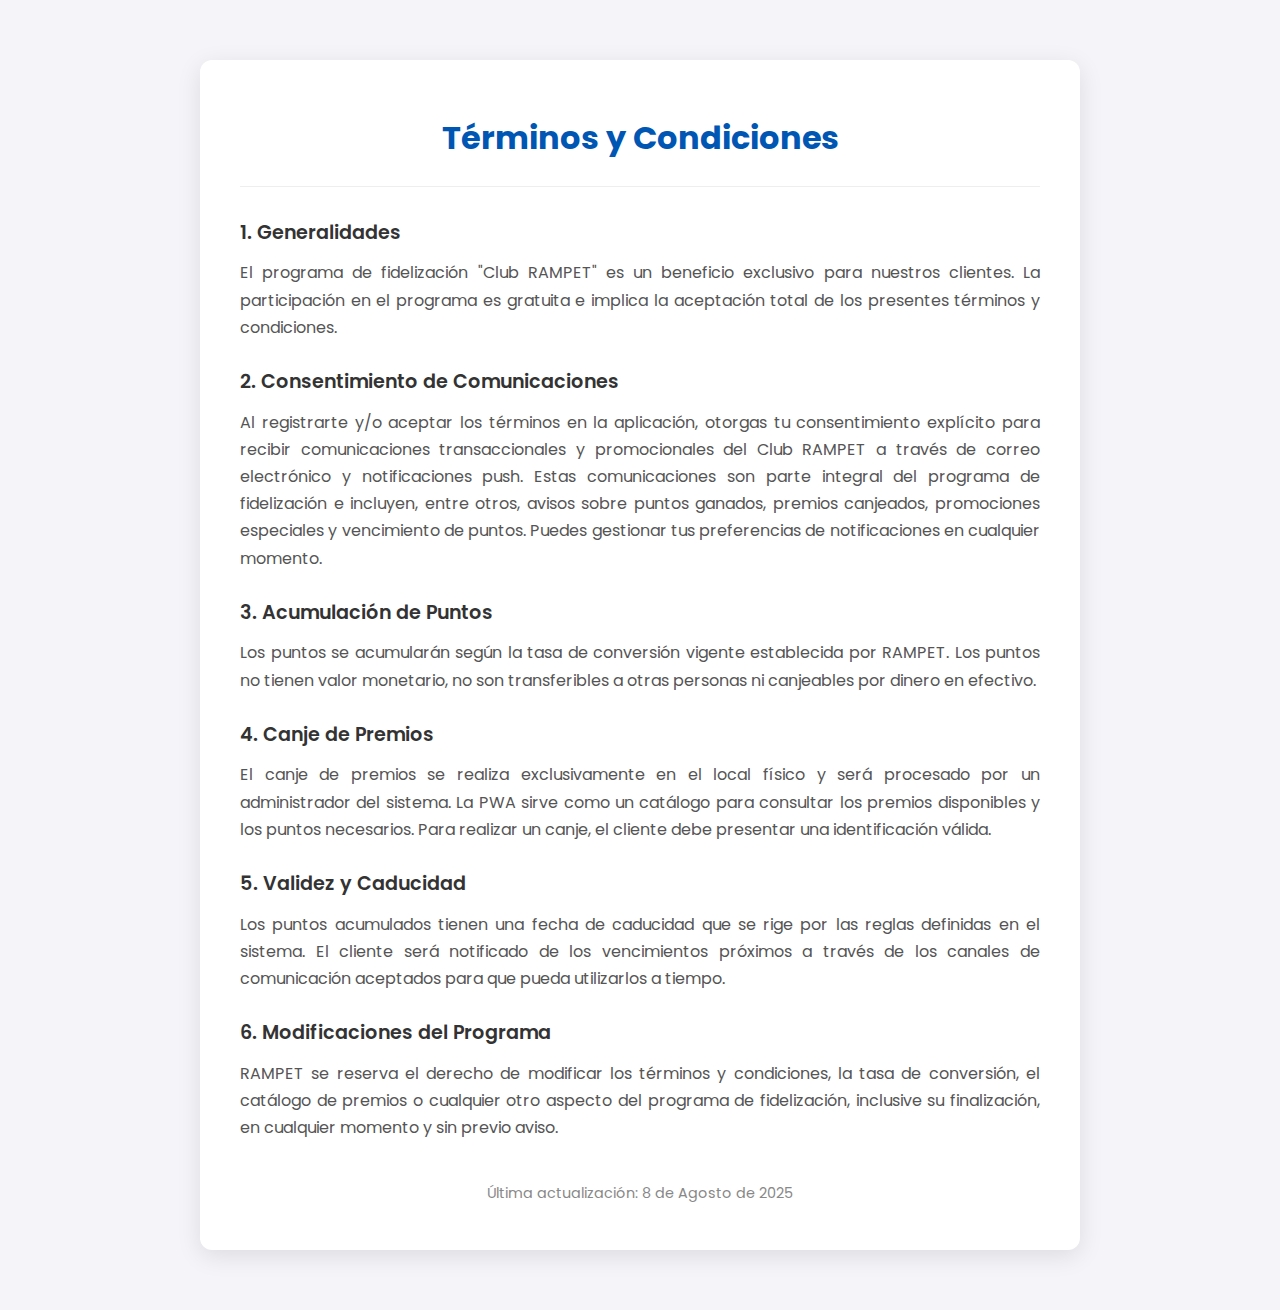
<file: images/terminos.html>
<!DOCTYPE html>
<html lang="es">
<head>
    <meta charset="UTF-8">
    <meta name="viewport" content="width=device-width, initial-scale=1.0">
    <title>Términos y Condiciones - Club RAMPET</title>
    <link rel="preconnect" href="https://fonts.googleapis.com">
    <link rel="preconnect" href="https://fonts.gstatic.com" crossorigin>
    <link href="https://fonts.googleapis.com/css2?family=Poppins:wght@400;600;700&display=swap" rel="stylesheet">
    <style>
        body {
            font-family: 'Poppins', -apple-system, BlinkMacSystemFont, "Segoe UI", Roboto, Helvetica, Arial, sans-serif;
            background-color: #f4f4f9;
            color: #333;
            margin: 0;
            padding: 20px;
            line-height: 1.7;
        }
        .container {
            max-width: 800px;
            margin: 40px auto;
            background-color: #ffffff;
            border-radius: 12px;
            box-shadow: 0 6px 25px rgba(0, 0, 0, 0.1);
            padding: 30px 40px;
        }
        h1 {
            text-align: center;
            color: #0056b3;
            font-weight: 700;
            margin-bottom: 30px;
            border-bottom: 1px solid #eee;
            padding-bottom: 20px;
        }
        .section {
            margin-bottom: 25px;
        }
        .section h2 {
            font-size: 1.2em;
            font-weight: 600;
            color: #333;
            margin-bottom: 10px;
        }
        .section p {
            margin: 0;
            color: #555;
            text-align: justify;
        }
        footer {
            text-align: center;
            margin-top: 40px;
            font-size: 0.9em;
            color: #888;
        }
    </style>
</head>
<body>

    <div class="container">
        <h1>Términos y Condiciones</h1>

        <div class="section">
            <h2>1. Generalidades</h2>
            <p>El programa de fidelización "Club RAMPET" es un beneficio exclusivo para nuestros clientes. La participación en el programa es gratuita e implica la aceptación total de los presentes términos y condiciones.</p>
        </div>

        <div class="section">
            <h2>2. Consentimiento de Comunicaciones</h2>
            <p>Al registrarte y/o aceptar los términos en la aplicación, otorgas tu consentimiento explícito para recibir comunicaciones transaccionales y promocionales del Club RAMPET a través de correo electrónico y notificaciones push. Estas comunicaciones son parte integral del programa de fidelización e incluyen, entre otros, avisos sobre puntos ganados, premios canjeados, promociones especiales y vencimiento de puntos. Puedes gestionar tus preferencias de notificaciones en cualquier momento.</p>
        </div>

        <div class="section">
            <h2>3. Acumulación de Puntos</h2>
            <p>Los puntos se acumularán según la tasa de conversión vigente establecida por RAMPET. Los puntos no tienen valor monetario, no son transferibles a otras personas ni canjeables por dinero en efectivo.</p>
        </div>

        <div class="section">
            <h2>4. Canje de Premios</h2>
            <p>El canje de premios se realiza exclusivamente en el local físico y será procesado por un administrador del sistema. La PWA sirve como un catálogo para consultar los premios disponibles y los puntos necesarios. Para realizar un canje, el cliente debe presentar una identificación válida.</p>
        </div>

        <div class="section">
            <h2>5. Validez y Caducidad</h2>
            <p>Los puntos acumulados tienen una fecha de caducidad que se rige por las reglas definidas en el sistema. El cliente será notificado de los vencimientos próximos a través de los canales de comunicación aceptados para que pueda utilizarlos a tiempo.</p>
        </div>

        <div class="section">
            <h2>6. Modificaciones del Programa</h2>
            <p>RAMPET se reserva el derecho de modificar los términos y condiciones, la tasa de conversión, el catálogo de premios o cualquier otro aspecto del programa de fidelización, inclusive su finalización, en cualquier momento y sin previo aviso.</p>
        </div>

        <footer>
            <p>Última actualización: 8 de Agosto de 2025</p>
        </footer>
    </div>

</body>
</html>
</file>
